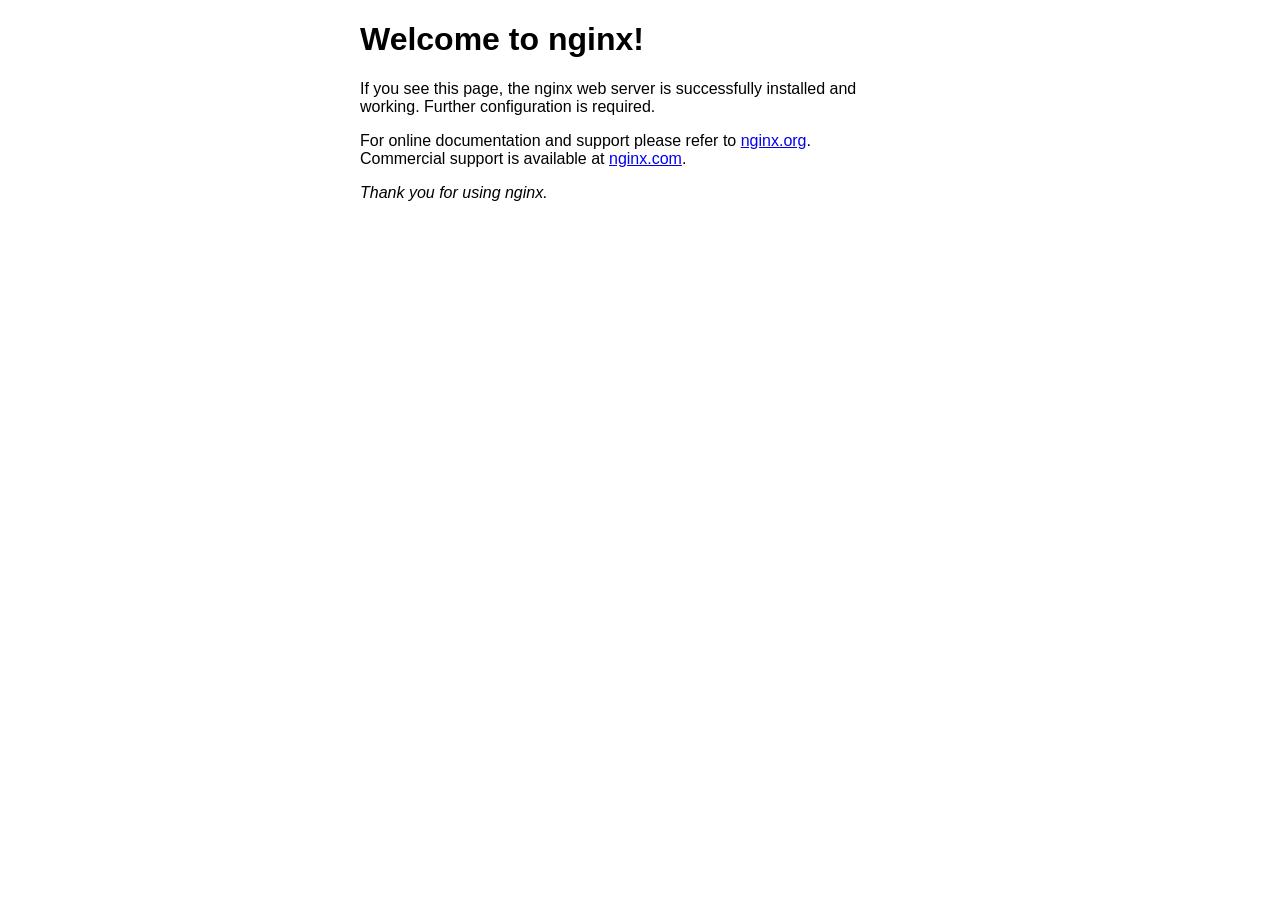
<file: index.nginx-debian.html>
<!DOCTYPE html>
<html>
<head>
<title>Welcome to nginx!</title>
<style>
    body {
        width: 35em;
        margin: 0 auto;
        font-family: Tahoma, Verdana, Arial, sans-serif;
    }
</style>
</head>
<body>
<h1>Welcome to nginx!</h1>
<p>If you see this page, the nginx web server is successfully installed and
working. Further configuration is required.</p>

<p>For online documentation and support please refer to
<a href="http://nginx.org/">nginx.org</a>.<br/>
Commercial support is available at
<a href="http://nginx.com/">nginx.com</a>.</p>

<p><em>Thank you for using nginx.</em></p>
</body>
</html>
</file>
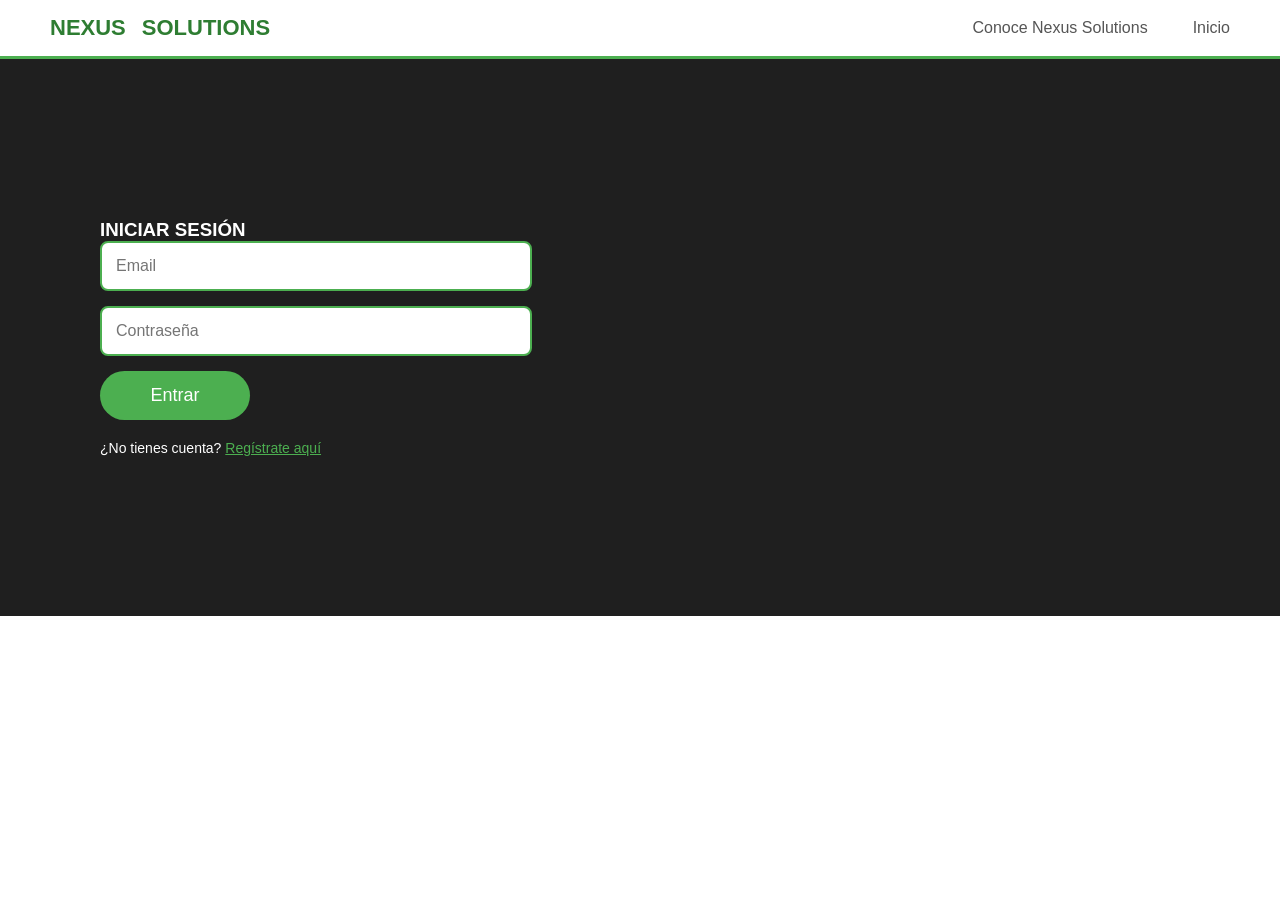
<file: frontend/landing.html>
<!DOCTYPE html>
<html lang="es">

<head>
    <meta charset="UTF-8">
    <meta name="viewport" content="width=device-width, initial-scale=1.0">
    <title>Nexus Solutions / BIN - Iniciar Sesión</title>
    <link rel="stylesheet" href="css/stylesIndex.css">
</head>

<body>
    <header class="navbar">
        <div class="brand">
            NEXUS <span style="color:#4CAF50;"></span> SOLUTIONS
        </div>
        <ul>
            <li>
                <a href="Nexus/Nexus.html" style="text-decoration:none; color:#555; margin-right:20px;">Conoce Nexus Solutions</a>
            </li>
            <li>
                <a href="index.html" style="text-decoration:none; color:#555;">Inicio</a>
            </li>
        </ul>
    </header>

    <!-- ===Lo verde, el logo y la imagen ==== -->

    <section class="registro">
        <!-- Formulario -->
        <div class="registro">
            <h3 id="titulo-form">INICIAR SESIÓN</h3>

            <form id="login-form" method="POST" action="login.php">
                <input type="email" name="email" placeholder="Email" required><br>
                <input type="password" name="password" placeholder="Contraseña" required><br>
                <button type="submit" class="registro">Entrar</button>
                <p style="margin-top:20px; font-size:14px;">
                    ¿No tienes cuenta? <a href="#" onclick="toggleForm('register')" style="color:#4CAF50;">Regístrate
                        aquí</a>
                </p>
            </form>

            <form id="registro-form" method="POST" action="registro.php" style="display:none;">
                <input type="text" name="nombre" placeholder="Nombre completo" required><br>
                <input type="email" name="email" placeholder="Email" required><br>
                <input type="password" name="password" placeholder="Contraseña" required><br>
                <button type="submit" class="registro">Crear Cuenta</button>
                <p style="margin-top:20px; font-size:14px;">
                    ¿Ya tienes cuenta? <a href="#" onclick="toggleForm('login')" style="color:#4CAF50;">Inicia sesión
                        aquí</a>
                </p>
            </form>
        </div>
    </section>

    <script>
        function toggleForm(type) {
            const loginForm = document.getElementById('login-form');
            const registroForm = document.getElementById('registro-form');
            const titulo = document.getElementById('titulo-form');

            if (type === 'register') {
                loginForm.style.display = 'none';
                registroForm.style.display = 'block';
                titulo.innerText = 'REGISTRO DE USUARIO';
            } else {
                loginForm.style.display = 'block';
                registroForm.style.display = 'none';
                titulo.innerText = 'INICIO DE SESIÓN';
            }
        }
    </script>

</body>

</html>
</file>
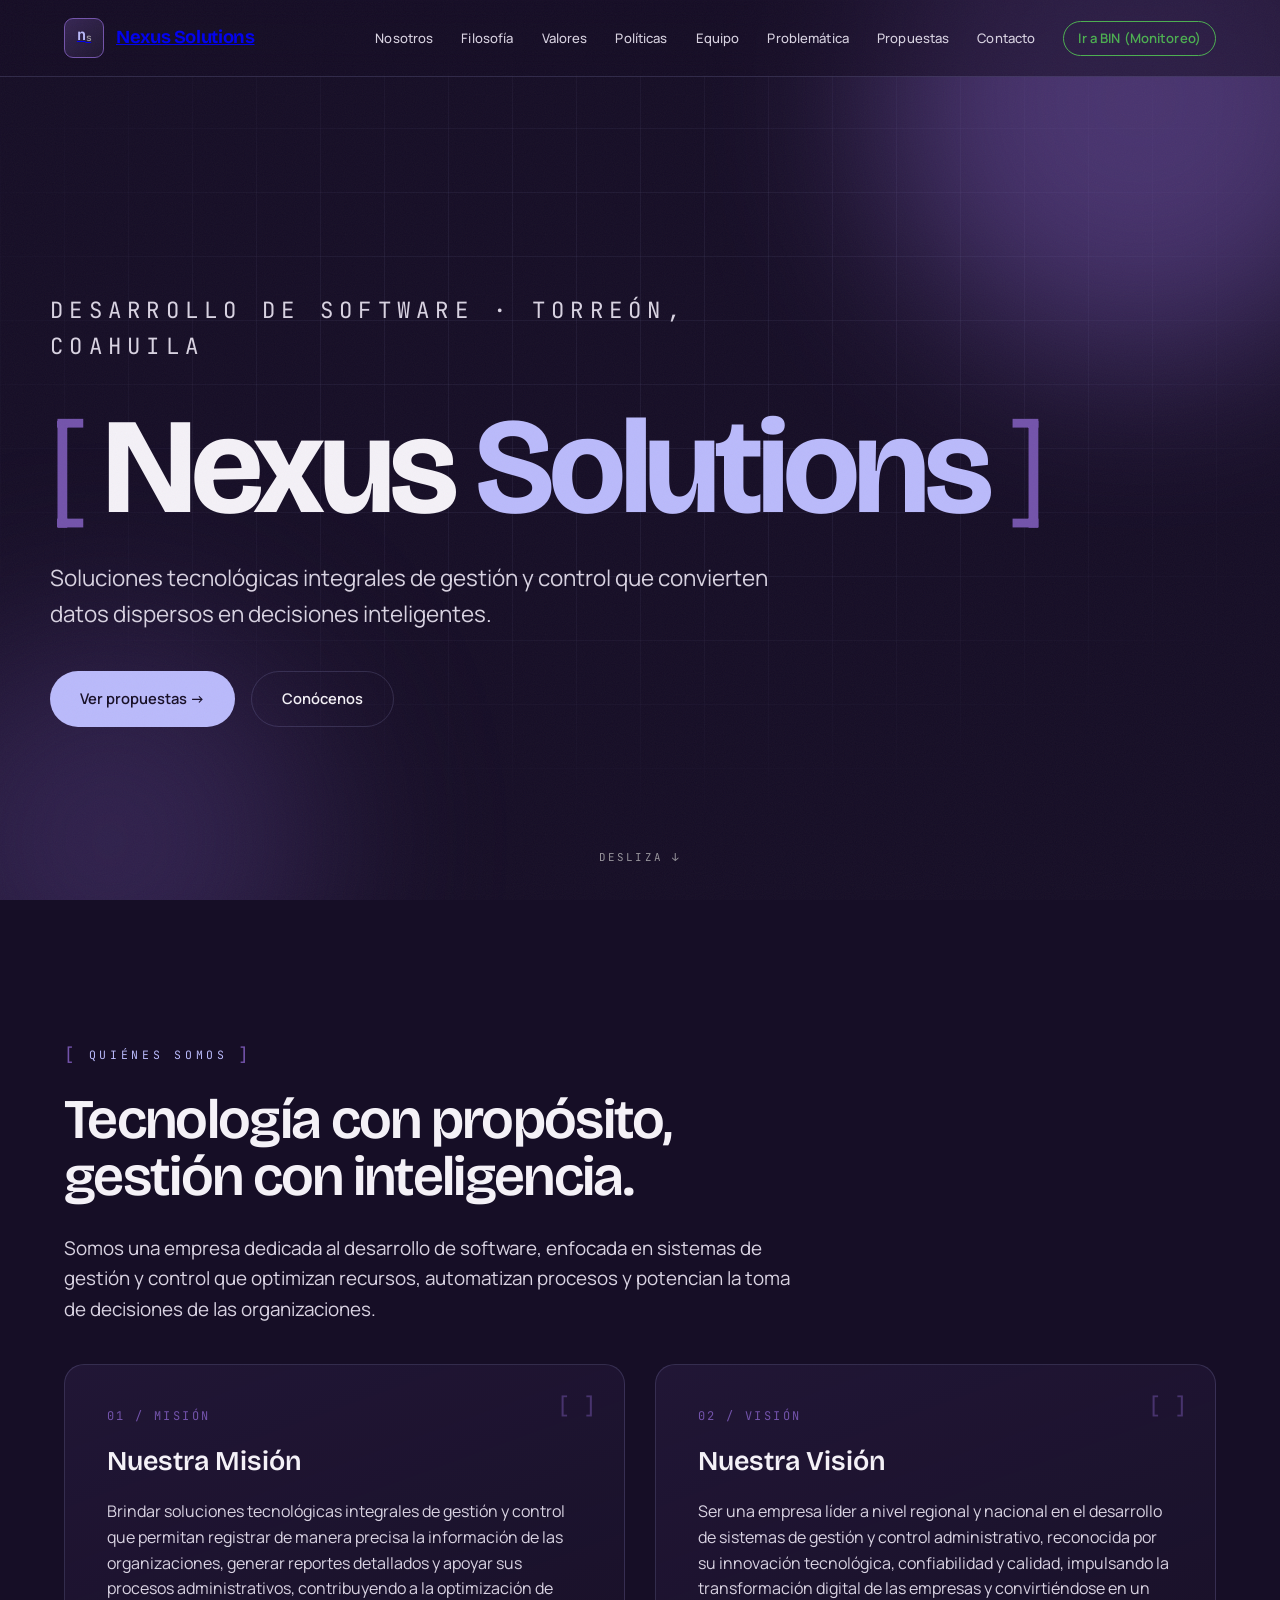
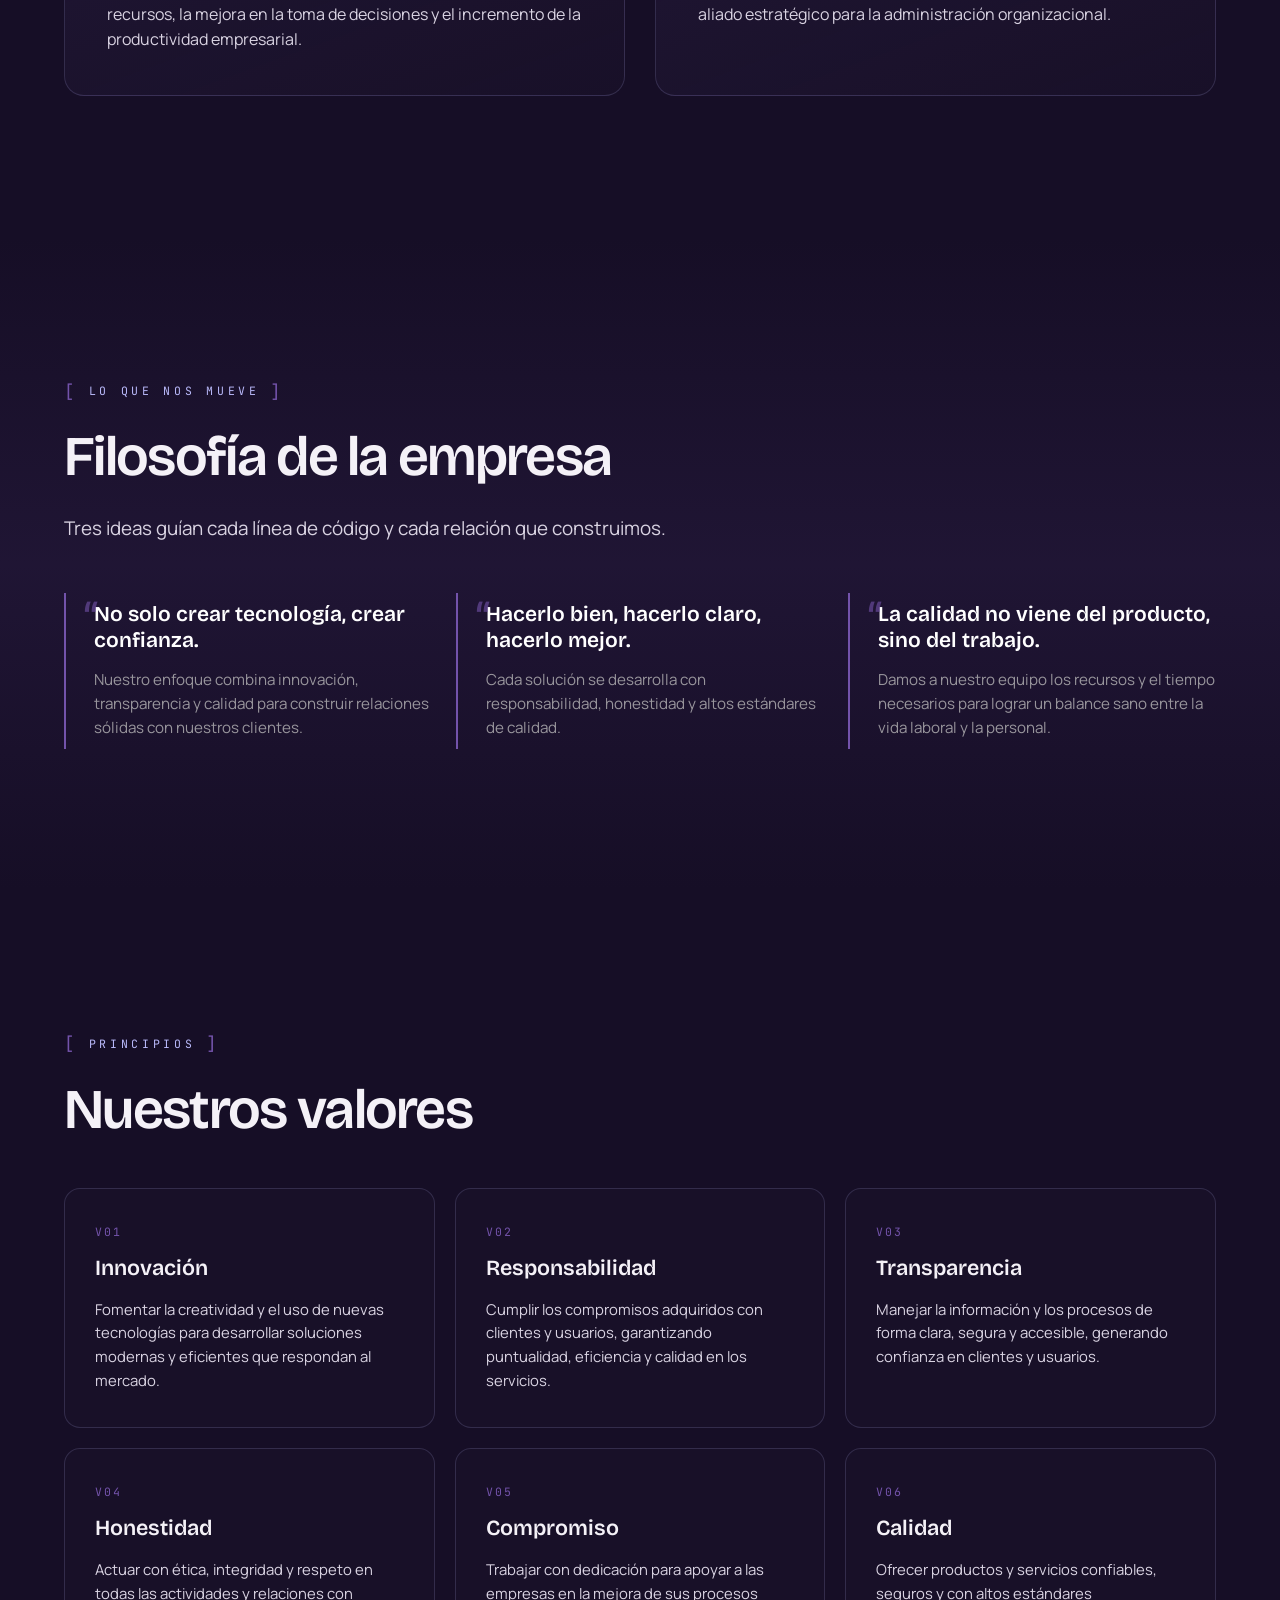
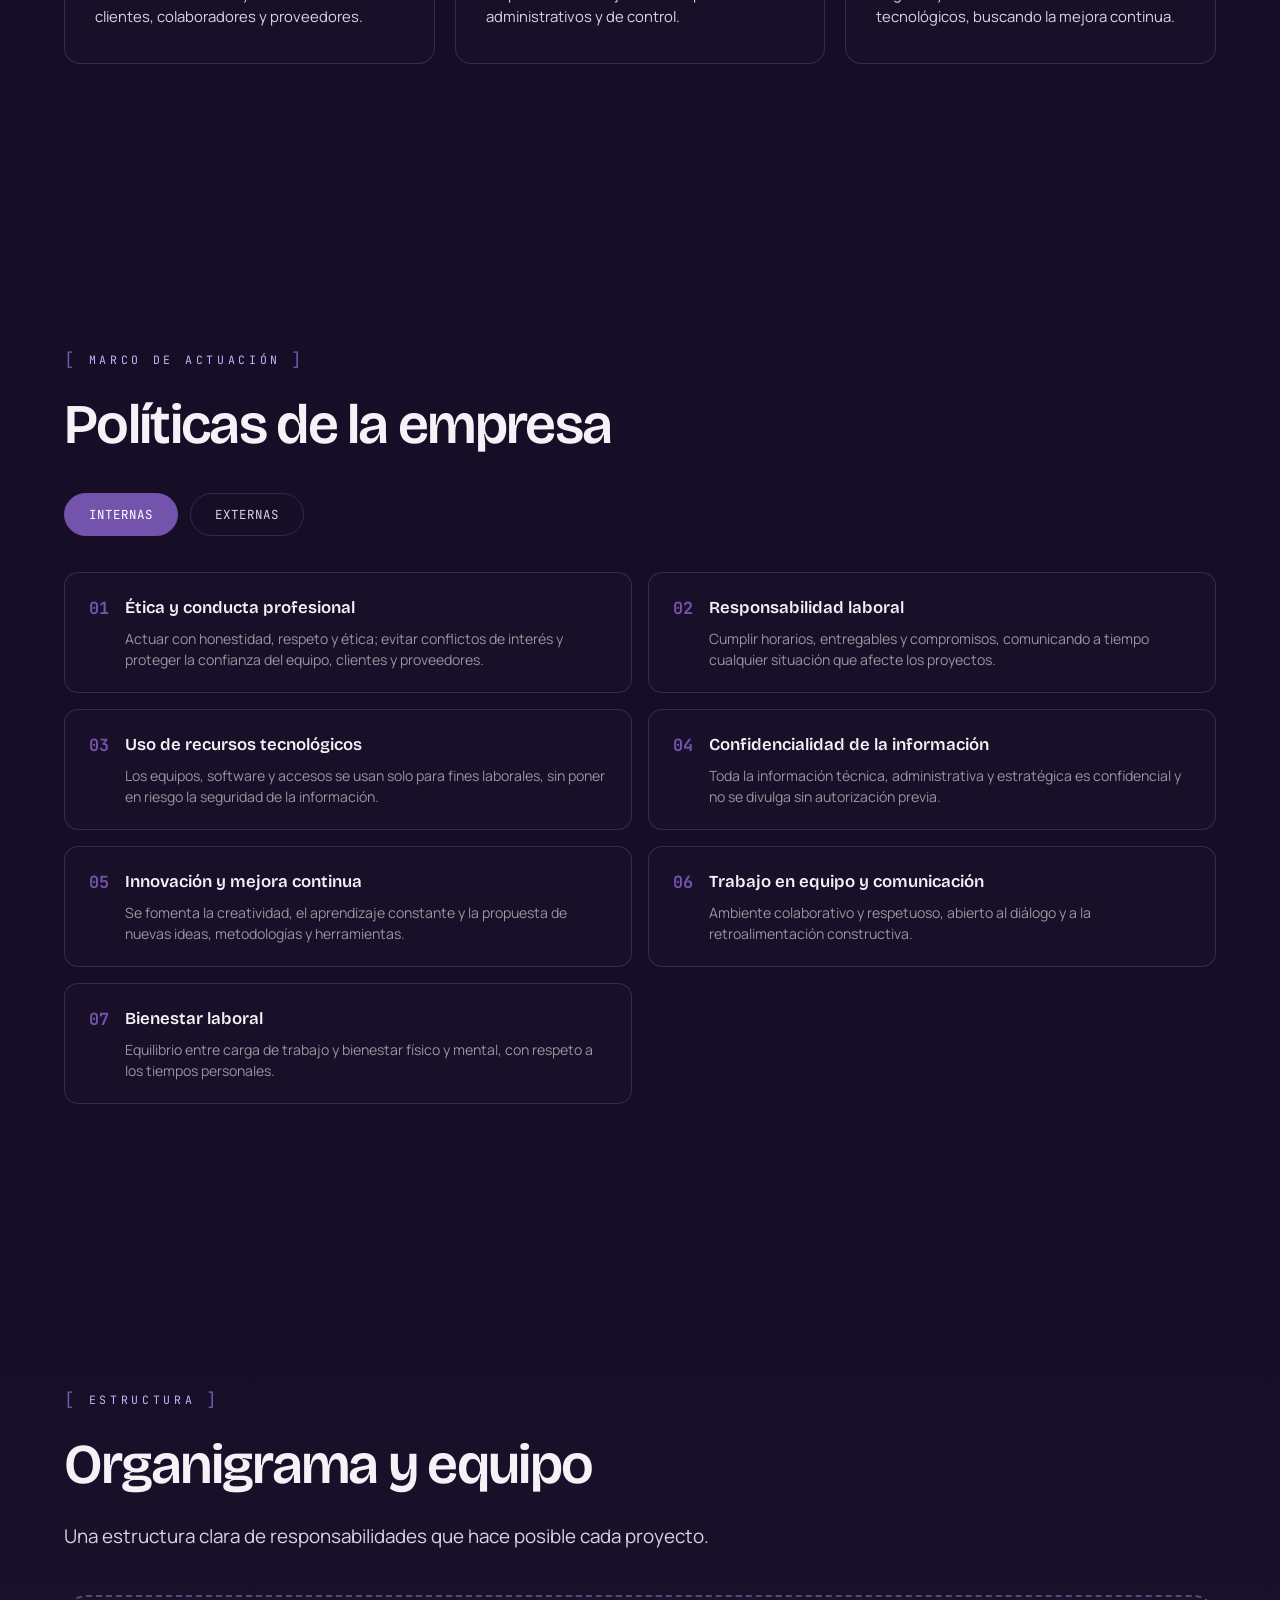
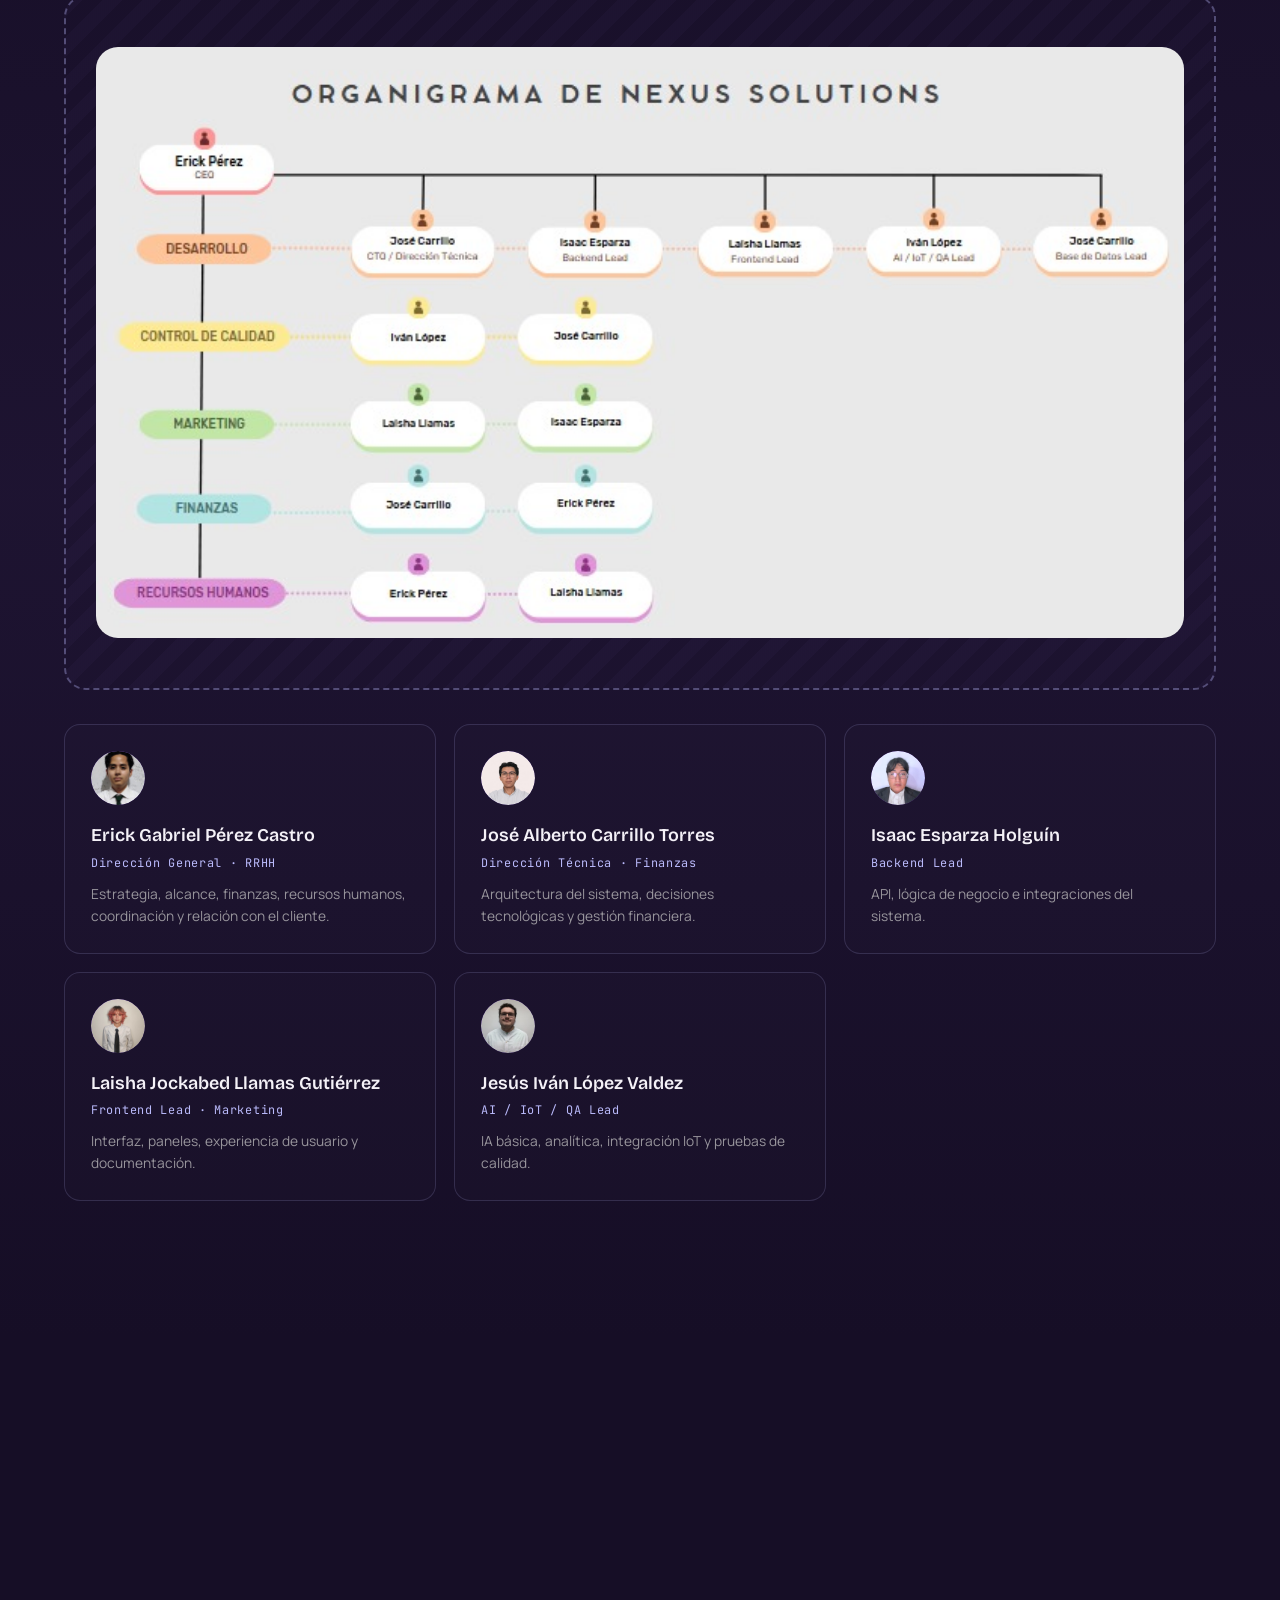
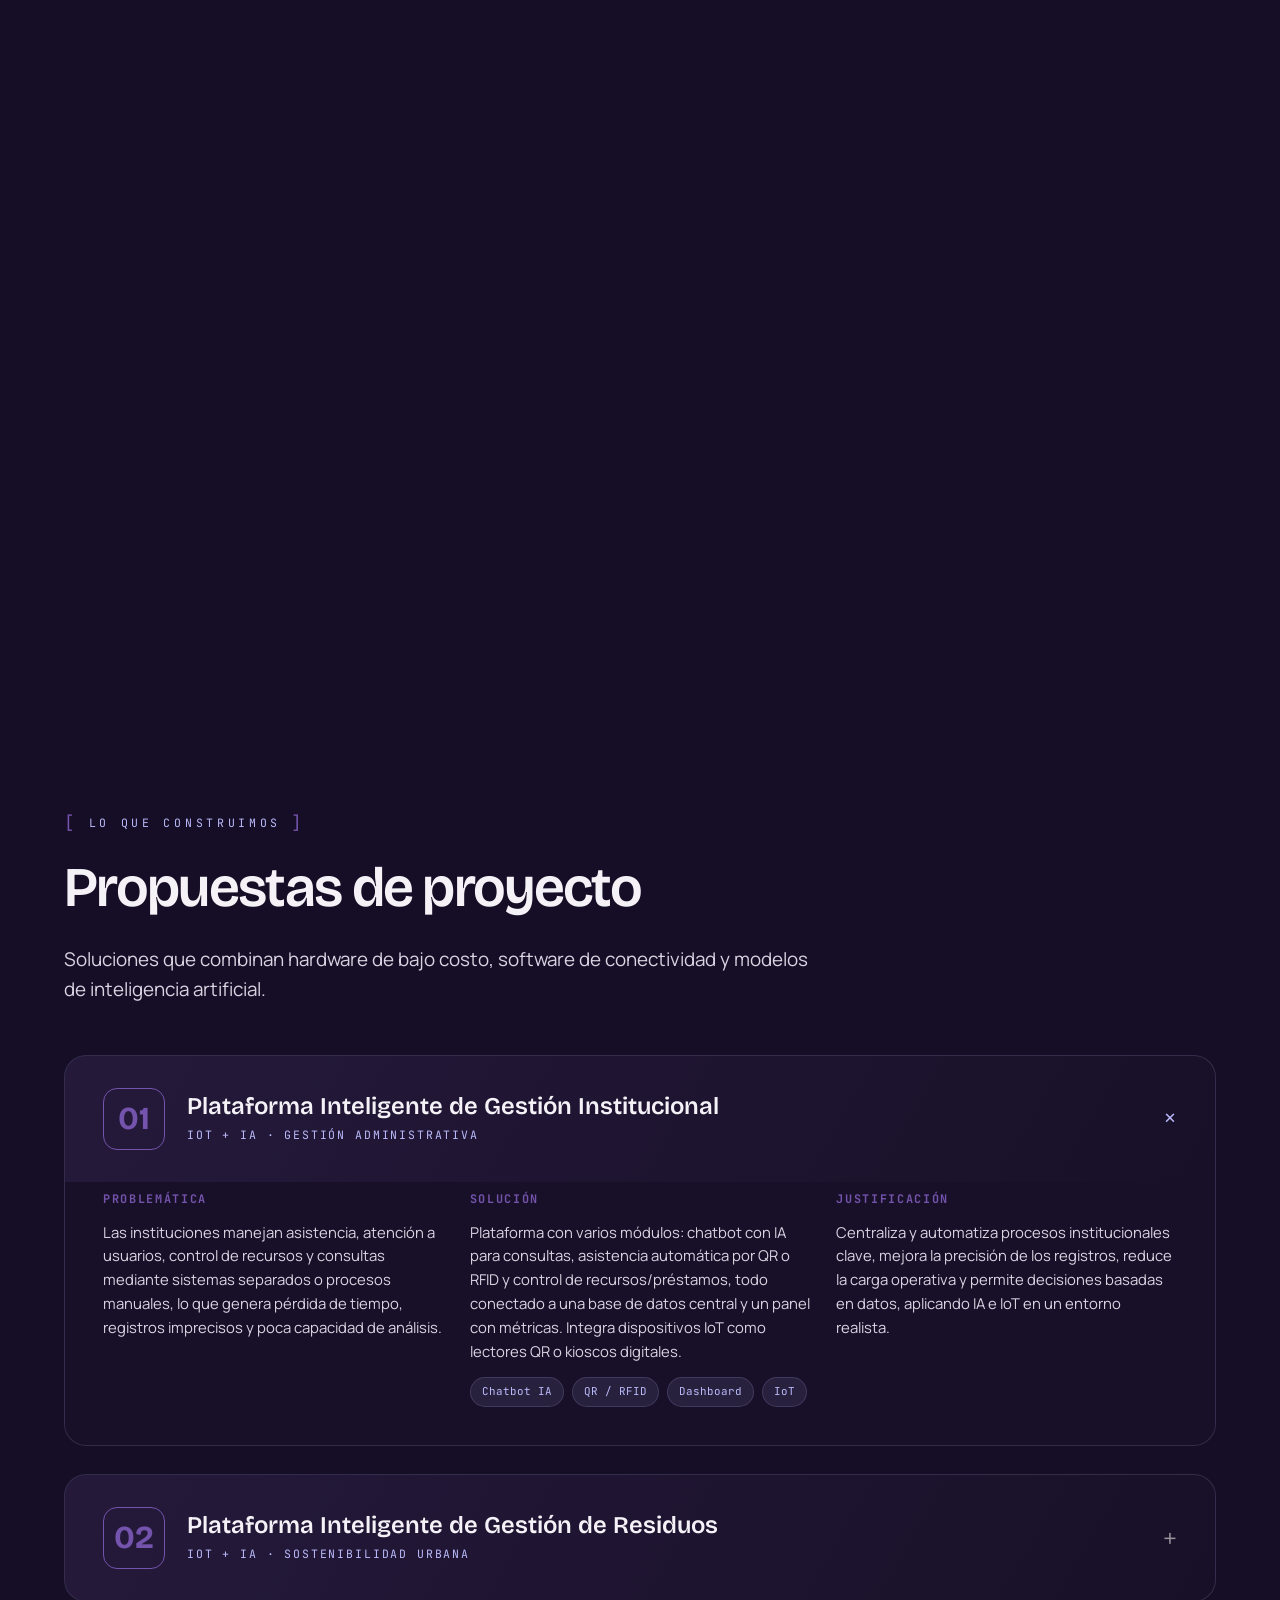
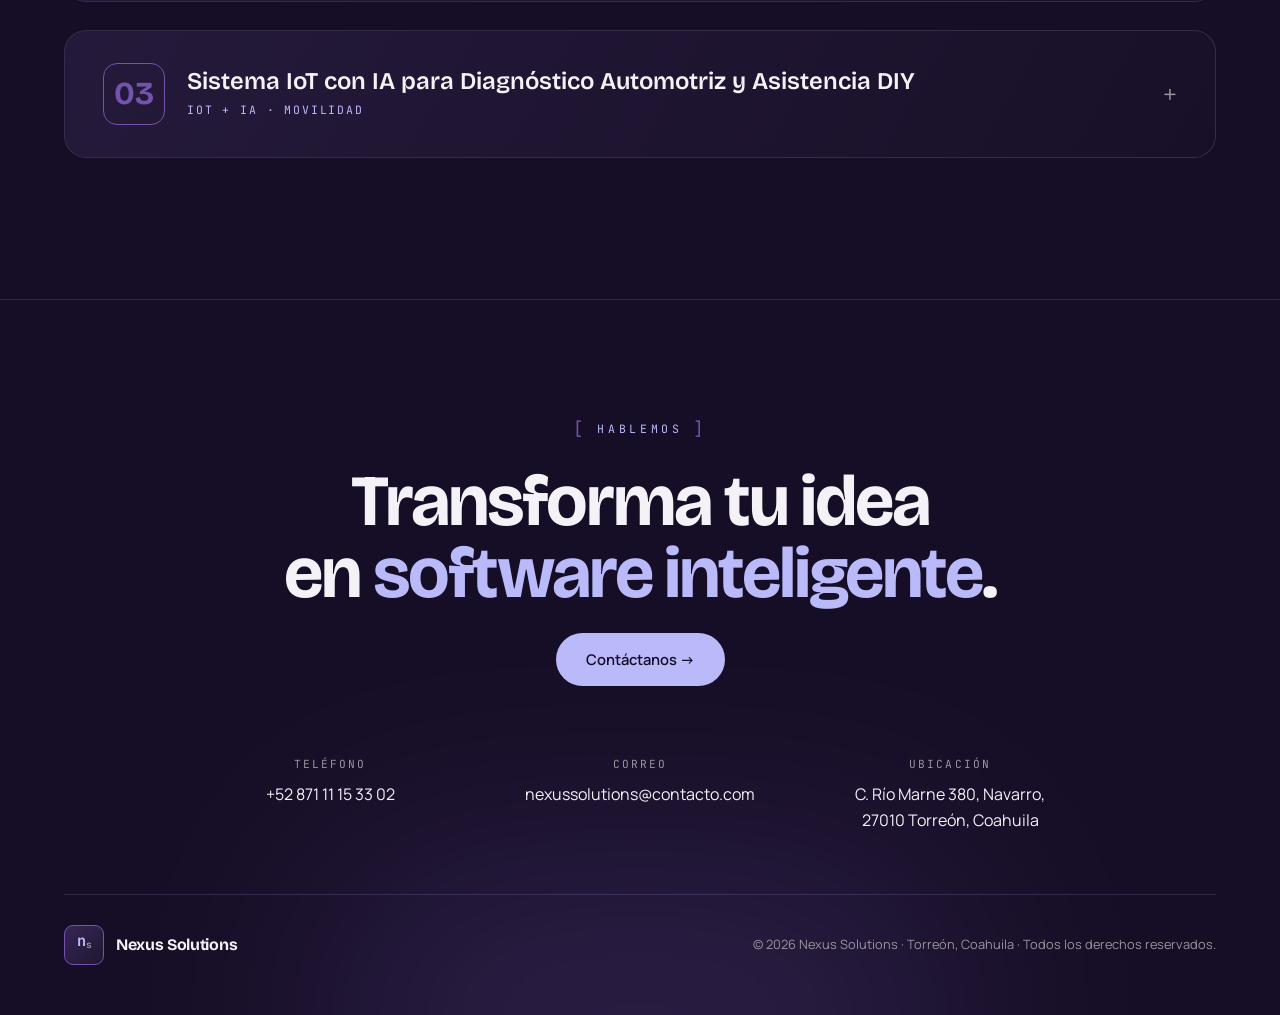
<file: frontend/Nexus/Nexus.html>
<!DOCTYPE html>
<html lang="es">
<head>
<meta charset="UTF-8">
<meta name="viewport" content="width=device-width, initial-scale=1.0">
<title>Nexus Solutions — Soluciones tecnológicas de gestión y control</title>
<link rel="preconnect" href="https://fonts.googleapis.com">
<link rel="preconnect" href="https://fonts.gstatic.com" crossorigin>
<link href="https://fonts.googleapis.com/css2?family=Bricolage+Grotesque:opsz,wght@12..96,300..800&family=Manrope:wght@400;500;600;700&family=JetBrains+Mono:wght@400;500;700&display=swap" rel="stylesheet">
<link rel="stylesheet" href="css/styles2.css">
<style>
  :root{
    --purple:#7353AB;
    --purple-deep:#3c2a5e;
    --purple-dark:#241738;
    --lavender:#BABAFB;
    --gray:#98959C;
    --ink:#160e26;
    --paper:#f4f1f7;
    --paper-dim:#d9d3e2;
    --line:rgba(186,186,251,.16);
    --display:'Bricolage Grotesque',sans-serif;
    --body:'Manrope',sans-serif;
    --mono:'JetBrains Mono',monospace;
  }
  *{margin:0;padding:0;box-sizing:border-box}
  html{scroll-behavior:smooth}
  body{
    font-family:var(--body);
    background:var(--ink);
    color:var(--paper);
    line-height:1.6;
    overflow-x:hidden;
    -webkit-font-smoothing:antialiased;
  }
  /* grain */
  body::after{
    content:"";position:fixed;inset:0;pointer-events:none;z-index:9999;opacity:.04;
    background-image:url("data:image/svg+xml,%3Csvg xmlns='http://www.w3.org/2000/svg' width='200' height='200'%3E%3Cfilter id='n'%3E%3CfeTurbulence type='fractalNoise' baseFrequency='.9' numOctaves='4'/%3E%3C/filter%3E%3Crect width='100%25' height='100%25' filter='url(%23n)'/%3E%3C/svg%3E");
  }
  ::selection{background:var(--lavender);color:var(--ink)}

  /* ---------- NAV ---------- */
  nav{
    position:fixed;top:0;left:0;right:0;z-index:1000;
    display:flex;align-items:center;justify-content:space-between;
    padding:18px clamp(20px,5vw,64px);
    background:rgba(22,14,38,.55);
    backdrop-filter:blur(14px);
    border-bottom:1px solid var(--line);
    transition:padding .3s ease;
  }
  .brand{display:flex;align-items:center;gap:12px;font-family:var(--display);font-weight:700;letter-spacing:-.02em;font-size:1.15rem}
  .logo-mark{
    display:inline-flex;align-items:center;justify-content:center;
    width:40px;height:40px;flex-shrink:0;
    font-family:var(--mono);font-weight:700;font-size:.95rem;
    color:var(--lavender);
    border:1.5px solid var(--purple);border-radius:9px;
    background:linear-gradient(140deg,rgba(115,83,171,.35),rgba(186,186,251,.05));
    position:relative;
  }
  .logo-mark span{transform:translateY(-3px)}
  .logo-mark sup{font-size:.6rem;color:var(--gray)}
  .nav-links{display:flex;gap:28px;align-items:center}
  .nav-links a{
    color:var(--paper-dim);text-decoration:none;font-size:.82rem;font-weight:500;
    letter-spacing:.01em;transition:color .2s;position:relative;
  }
  .nav-links a::after{content:"";position:absolute;left:0;bottom:-5px;width:0;height:1.5px;background:var(--lavender);transition:width .25s}
  .nav-links a:hover{color:var(--paper)}
  .nav-links a:hover::after{width:100%}
  .nav-links a.bin-link {
    color: #4CAF50 !important;
    border: 1.5px solid #4CAF50;
    padding: 6px 14px;
    border-radius: 20px;
    font-weight: 600;
  }
  .nav-links a.bin-link:hover {
    background: #4CAF50;
    color: #fff !important;
  }
  .nav-links a.bin-link::after {
    display: none;
  }
  .nav-toggle{display:none;background:none;border:none;color:var(--paper);cursor:pointer;flex-direction:column;gap:5px}
  .nav-toggle span{width:24px;height:2px;background:var(--paper);transition:.3s}

  /* ---------- LAYOUT ---------- */
  section{position:relative;padding:clamp(70px,11vw,150px) clamp(20px,5vw,64px)}
  .wrap{max-width:1180px;margin:0 auto}
  .eyebrow{
    font-family:var(--mono);font-size:.72rem;letter-spacing:.32em;text-transform:uppercase;
    color:var(--lavender);display:inline-flex;align-items:center;gap:10px;margin-bottom:22px;
  }
  .eyebrow::before{content:"[";color:var(--purple);font-size:1.1rem}
  .eyebrow::after{content:"]";color:var(--purple);font-size:1.1rem}
  h2.title{
    font-family:var(--display);font-weight:600;letter-spacing:-.03em;line-height:1.02;
    font-size:clamp(2rem,5vw,3.5rem);margin-bottom:28px;
  }
  .lead{font-size:clamp(1rem,1.5vw,1.18rem);color:var(--paper-dim);max-width:62ch}

  /* reveal */
  .reveal{opacity:0;transform:translateY(34px);transition:opacity .8s cubic-bezier(.2,.7,.2,1),transform .8s cubic-bezier(.2,.7,.2,1)}
  .reveal.in{opacity:1;transform:none}

  /* ---------- HERO ---------- */
  .hero{
    min-height:100vh;display:flex;flex-direction:column;justify-content:center;
    padding-top:120px;position:relative;overflow:hidden;
  }
  .hero-glow{
    position:absolute;border-radius:50%;filter:blur(90px);opacity:.55;z-index:0;
  }
  .g1{width:520px;height:520px;background:var(--purple);top:-160px;right:-120px}
  .g2{width:420px;height:420px;background:var(--purple-deep);bottom:-150px;left:-100px;opacity:.7}
  .hero-grid{
    position:absolute;inset:0;z-index:0;opacity:.4;
    background-image:linear-gradient(var(--line) 1px,transparent 1px),linear-gradient(90deg,var(--line) 1px,transparent 1px);
    background-size:64px 64px;
    mask-image:radial-gradient(ellipse 80% 70% at 50% 40%,#000 30%,transparent 75%);
  }
  .hero-inner{position:relative;z-index:2;max-width:1180px;margin:0 auto;width:100%}
  .hero-tag{font-family:var(--mono);font-size:.78rem;letter-spacing:.28em;text-transform:uppercase;color:var(--lavender);margin-bottom:26px}
  .hero h1{
    font-family:var(--display);font-weight:700;letter-spacing:-.04em;line-height:.92;
    font-size:clamp(3.2rem,11vw,8.5rem);margin-bottom:30px;
  }
  .hero h1 .br{color:var(--purple);font-weight:300}
  .hero h1 em{font-style:normal;color:var(--lavender)}
  .hero p{font-size:clamp(1.05rem,1.8vw,1.4rem);color:var(--paper-dim);max-width:54ch;margin-bottom:40px}
  .cta-row{display:flex;gap:16px;flex-wrap:wrap}
  .btn{
    font-family:var(--body);font-weight:600;font-size:.92rem;text-decoration:none;
    padding:15px 30px;border-radius:50px;transition:.25s;display:inline-flex;align-items:center;gap:9px;
  }
  .btn-primary{background:var(--lavender);color:var(--ink)}
  .btn-primary:hover{background:#fff;transform:translateY(-2px)}
  .btn-ghost{border:1.5px solid var(--line);color:var(--paper)}
  .btn-ghost:hover{border-color:var(--lavender);background:rgba(186,186,251,.07)}
  .scroll-hint{position:absolute;bottom:34px;left:50%;transform:translateX(-50%);font-family:var(--mono);font-size:.68rem;letter-spacing:.2em;color:var(--gray);text-transform:uppercase;z-index:2;animation:bob 2.4s ease-in-out infinite}
  @keyframes bob{50%{transform:translate(-50%,8px)}}

  /* ---------- MISIÓN / VISIÓN ---------- */
  .mv-grid{display:grid;grid-template-columns:1fr 1fr;gap:30px;margin-top:40px}
  .mv-card{
    border:1px solid var(--line);border-radius:20px;padding:42px;position:relative;overflow:hidden;
    background:linear-gradient(160deg,rgba(115,83,171,.12),rgba(255,255,255,.01));
    transition:.35s;
  }
  .mv-card:hover{transform:translateY(-5px);border-color:rgba(186,186,251,.4)}
  .mv-card .num{font-family:var(--mono);font-size:.75rem;color:var(--purple);letter-spacing:.2em}
  .mv-card h3{font-family:var(--display);font-size:1.7rem;font-weight:600;margin:14px 0 16px}
  .mv-card p{color:var(--paper-dim);font-size:1rem}
  .mv-card .corner{position:absolute;top:24px;right:28px;font-family:var(--mono);color:var(--purple);font-size:1.4rem;opacity:.5}

  /* ---------- FILOSOFÍA ---------- */
  #filosofia{background:linear-gradient(180deg,transparent,rgba(60,42,94,.25),transparent)}
  .phil-grid{display:grid;grid-template-columns:repeat(3,1fr);gap:24px;margin-top:50px}
  .phil{
    border-left:2px solid var(--purple);padding:8px 0 8px 28px;position:relative;transition:.3s;
  }
  .phil:hover{border-color:var(--lavender)}
  .phil .q{font-family:var(--display);font-size:1.32rem;font-weight:600;line-height:1.25;margin-bottom:14px;color:#fff}
  .phil p{color:var(--gray);font-size:.95rem}
  .phil .mark{font-family:var(--display);font-size:3rem;color:var(--purple);line-height:.5;opacity:.6;position:absolute;top:14px;left:18px}

  /* ---------- VALORES ---------- */
  .val-grid{display:grid;grid-template-columns:repeat(3,1fr);gap:20px;margin-top:50px}
  .val{
    padding:34px 30px;border:1px solid var(--line);border-radius:16px;transition:.3s;position:relative;overflow:hidden;
    background:rgba(255,255,255,.012);
  }
  .val::before{content:"";position:absolute;inset:0;background:radial-gradient(circle at 0% 0%,rgba(115,83,171,.25),transparent 60%);opacity:0;transition:.35s}
  .val:hover{transform:translateY(-4px);border-color:rgba(186,186,251,.35)}
  .val:hover::before{opacity:1}
  .val .vn{font-family:var(--mono);font-size:.72rem;color:var(--purple);letter-spacing:.18em}
  .val h4{font-family:var(--display);font-size:1.35rem;font-weight:600;margin:10px 0 12px;position:relative}
  .val p{color:var(--paper-dim);font-size:.93rem;position:relative}

  /* ---------- POLÍTICAS ---------- */
  .pol-tabs{display:flex;gap:12px;margin:40px 0 36px;flex-wrap:wrap}
  .pol-tab{
    font-family:var(--mono);font-size:.78rem;letter-spacing:.08em;text-transform:uppercase;
    padding:12px 24px;border-radius:50px;border:1px solid var(--line);background:none;color:var(--paper-dim);
    cursor:pointer;transition:.25s;
  }
  .pol-tab.active{background:var(--purple);color:#fff;border-color:var(--purple)}
  .pol-panel{display:none;grid-template-columns:1fr 1fr;gap:16px}
  .pol-panel.active{display:grid}
  .pol-item{
    display:flex;gap:16px;padding:22px 24px;border:1px solid var(--line);border-radius:14px;transition:.3s;
    background:rgba(255,255,255,.012);align-items:flex-start;
  }
  .pol-item:hover{border-color:rgba(186,186,251,.35);transform:translateX(4px)}
  .pol-item .idx{font-family:var(--mono);font-weight:700;color:var(--purple);font-size:1.05rem;flex-shrink:0}
  .pol-item h5{font-family:var(--display);font-size:1.05rem;font-weight:600;margin-bottom:6px}
  .pol-item p{color:var(--gray);font-size:.88rem;line-height:1.5}

  /* ---------- ORGANIGRAMA ---------- */
  #equipo{background:linear-gradient(180deg,transparent,rgba(60,42,94,.2),transparent)}
  .org-photo{
    margin-top:44px;border:2px dashed rgba(186,186,251,.35);border-radius:22px;
    min-height:340px;display:flex;flex-direction:column;align-items:center;justify-content:center;
    gap:14px;text-align:center;padding:50px 30px;
    background:repeating-linear-gradient(135deg,rgba(115,83,171,.05),rgba(115,83,171,.05) 14px,transparent 14px,transparent 28px);
    transition:.3s;
  }
  .org-photo:hover{border-color:var(--lavender);background:rgba(115,83,171,.08)}
  .org-photo .ic{font-size:2.6rem;opacity:.6}
  .org-photo .t{font-family:var(--display);font-size:1.4rem;font-weight:600}
  .org-photo .s{font-family:var(--mono);font-size:.75rem;color:var(--gray);letter-spacing:.12em;max-width:48ch}
  .org-photo code{background:rgba(186,186,251,.12);padding:2px 8px;border-radius:5px;color:var(--lavender)}
  .roles{display:grid;grid-template-columns:repeat(3,1fr);gap:18px;margin-top:34px}
  .role{padding:26px;border:1px solid var(--line);border-radius:16px;transition:.3s;background:rgba(255,255,255,.012)}
  .role:hover{transform:translateY(-4px);border-color:rgba(186,186,251,.35)}
  .role .avatar{
    width:54px;height:54px;border-radius:50%;margin-bottom:16px;display:flex;align-items:center;justify-content:center;
    font-family:var(--display);font-weight:700;font-size:1.2rem;color:#fff;
    background:linear-gradient(140deg,var(--purple),var(--purple-deep));
  }
  .role h5{font-family:var(--display);font-size:1.12rem;font-weight:600}
  .role .pos{font-family:var(--mono);font-size:.74rem;color:var(--lavender);letter-spacing:.06em;margin:4px 0 10px}
  .role p{color:var(--gray);font-size:.86rem}

  /* ---------- PROBLEMÁTICA ---------- */
  .prob-wrap{display:grid;grid-template-columns:.9fr 1.1fr;gap:50px;align-items:center;margin-top:30px}
  .prob-visual{
    border:1px solid var(--line);border-radius:22px;padding:44px;position:relative;overflow:hidden;
    background:linear-gradient(160deg,rgba(115,83,171,.18),transparent);
  }
  .prob-stat{margin-bottom:30px}
  .prob-stat:last-child{margin-bottom:0}
  .prob-stat .big{font-family:var(--display);font-size:2.6rem;font-weight:700;color:var(--lavender);line-height:1}
  .prob-stat .lbl{font-size:.9rem;color:var(--gray);margin-top:6px}
  .prob-list{list-style:none;margin-top:24px}
  .prob-list li{padding:14px 0;border-bottom:1px solid var(--line);display:flex;gap:14px;color:var(--paper-dim);font-size:.97rem}
  .prob-list li::before{content:"→";color:var(--purple);font-family:var(--mono);flex-shrink:0}

  /* ---------- PROPUESTAS ---------- */
  .prop-stack{display:flex;flex-direction:column;gap:28px;margin-top:50px}
  .prop{
    border:1px solid var(--line);border-radius:22px;overflow:hidden;transition:.35s;
    background:rgba(255,255,255,.012);
  }
  .prop:hover{border-color:rgba(186,186,251,.4)}
  .prop-head{
    display:flex;align-items:center;gap:22px;padding:32px 38px;cursor:pointer;
    background:linear-gradient(120deg,rgba(115,83,171,.14),transparent);
  }
  .prop-head .pidx{
    font-family:var(--display);font-weight:700;font-size:2rem;color:var(--purple);flex-shrink:0;
    width:62px;height:62px;border:1.5px solid var(--purple);border-radius:14px;
    display:flex;align-items:center;justify-content:center;
  }
  .prop-head .ph-txt{flex:1}
  .prop-head h3{font-family:var(--display);font-size:1.5rem;font-weight:600;line-height:1.1}
  .prop-head .ph-tag{font-family:var(--mono);font-size:.72rem;letter-spacing:.16em;color:var(--lavender);text-transform:uppercase;margin-top:6px}
  .prop-head .chev{font-size:1.5rem;color:var(--gray);transition:.3s}
  .prop.open .chev{transform:rotate(45deg);color:var(--lavender)}
  .prop-body{max-height:0;overflow:hidden;transition:max-height .5s ease}
  .prop.open .prop-body{max-height:900px}
  .prop-inner{padding:8px 38px 38px;display:grid;grid-template-columns:repeat(3,1fr);gap:26px}
  .prop-col h6{font-family:var(--mono);font-size:.74rem;letter-spacing:.14em;text-transform:uppercase;color:var(--purple);margin-bottom:12px}
  .prop-col p{color:var(--paper-dim);font-size:.93rem;line-height:1.6}
  .prop-tags{display:flex;flex-wrap:wrap;gap:8px;margin-top:14px}
  .prop-tags span{font-family:var(--mono);font-size:.68rem;padding:5px 11px;border-radius:50px;background:rgba(186,186,251,.1);color:var(--lavender);border:1px solid var(--line)}

  /* ---------- CONTACTO / FOOTER ---------- */
  footer{padding:clamp(70px,9vw,120px) clamp(20px,5vw,64px) 50px;border-top:1px solid var(--line);position:relative;overflow:hidden}
  .foot-glow{position:absolute;width:600px;height:300px;background:var(--purple);filter:blur(120px);opacity:.25;bottom:-150px;left:50%;transform:translateX(-50%)}
  .foot-cta{text-align:center;position:relative;z-index:2;margin-bottom:70px}
  .foot-cta h2{font-family:var(--display);font-size:clamp(2.2rem,6vw,4.5rem);font-weight:700;letter-spacing:-.03em;line-height:1;margin-bottom:24px}
  .foot-cta h2 em{font-style:normal;color:var(--lavender)}
  .foot-info{display:grid;grid-template-columns:repeat(3,1fr);gap:30px;max-width:900px;margin:0 auto 60px;position:relative;z-index:2}
  .foot-info .fi{text-align:center}
  .foot-info .fi .k{font-family:var(--mono);font-size:.7rem;letter-spacing:.18em;text-transform:uppercase;color:var(--gray);margin-bottom:8px}
  .foot-info .fi .v{font-size:1rem;color:var(--paper)}
  .foot-bottom{display:flex;justify-content:space-between;align-items:center;flex-wrap:wrap;gap:16px;position:relative;z-index:2;border-top:1px solid var(--line);padding-top:30px}
  .foot-bottom .brand{font-size:1rem}
  .foot-bottom p{font-size:.8rem;color:var(--gray)}

  /* ---------- RESPONSIVE ---------- */
  @media(max-width:860px){
    .nav-links{
      position:fixed;top:73px;right:0;bottom:0;width:min(78vw,320px);flex-direction:column;align-items:flex-start;
      gap:8px;padding:34px 30px;background:rgba(22,14,38,.97);backdrop-filter:blur(20px);
      transform:translateX(100%);transition:transform .35s ease;border-left:1px solid var(--line);
    }
    .nav-links.open{transform:none}
    .nav-links a{font-size:1.05rem;padding:8px 0}
    .nav-toggle{display:flex}
    .nav-toggle.active span:nth-child(1){transform:translateY(7px) rotate(45deg)}
    .nav-toggle.active span:nth-child(2){opacity:0}
    .nav-toggle.active span:nth-child(3){transform:translateY(-7px) rotate(-45deg)}
    .mv-grid,.phil-grid,.val-grid,.pol-panel.active,.roles,.prob-wrap,.prop-inner,.foot-info{grid-template-columns:1fr}
    .prop-head{padding:24px 22px;gap:16px}
    .prop-inner{padding:8px 22px 30px}
    .prop-head h3{font-size:1.25rem}
  }
  @media(max-width:560px){
    .phil-grid,.roles{grid-template-columns:1fr}
    .hero h1{font-size:clamp(2.6rem,15vw,4rem)}
  }
</style>
</head>
<body>

<!-- NAV -->
<nav>
  <a href="#hero" class="brand"><span class="logo-mark"><span>n</span><sup>s</sup></span> Nexus Solutions</a>
  <div class="nav-links" id="navLinks">
    <a href="#nosotros">Nosotros</a>
    <a href="#filosofia">Filosofía</a>
    <a href="#valores">Valores</a>
    <a href="#politicas">Políticas</a>
    <a href="#equipo">Equipo</a>
    <a href="#problematica">Problemática</a>
    <a href="#propuestas">Propuestas</a>
    <a href="#contacto">Contacto</a>
    <a href="../index.html" class="bin-link">Ir a BIN (Monitoreo)</a>
  </div>
  <button class="nav-toggle" id="navToggle" aria-label="Menú"><span></span><span></span><span></span></button>
</nav>

<!-- HERO -->
<header class="hero" id="hero">
  <div class="hero-glow g1"></div>
  <div class="hero-glow g2"></div>
  <div class="hero-grid"></div>
  <div class="hero-inner">
    <p class="hero-tag reveal">Desarrollo de software · Torreón, Coahuila</p>
    <h1 class="reveal"><span class="br">[</span> Nexus <em>Solutions</em> <span class="br">]</span></h1>
    <p class="reveal">Soluciones tecnológicas integrales de gestión y control que convierten datos dispersos en decisiones inteligentes.</p>
    <div class="cta-row reveal">
      <a href="#propuestas" class="btn btn-primary">Ver propuestas →</a>
      <a href="#nosotros" class="btn btn-ghost">Conócenos</a>
    </div>
  </div>
  <div class="scroll-hint">Desliza ↓</div>
</header>

<!-- NOSOTROS / MISIÓN-VISIÓN -->
<section id="nosotros">
  <div class="wrap">
    <span class="eyebrow reveal">Quiénes somos</span>
    <h2 class="title reveal">Tecnología con propósito,<br>gestión con inteligencia.</h2>
    <p class="lead reveal">Somos una empresa dedicada al desarrollo de software, enfocada en sistemas de gestión y control que optimizan recursos, automatizan procesos y potencian la toma de decisiones de las organizaciones.</p>
    <div class="mv-grid">
      <div class="mv-card reveal">
        <span class="corner">[ ]</span>
        <div class="num">01 / MISIÓN</div>
        <h3>Nuestra Misión</h3>
        <p>Brindar soluciones tecnológicas integrales de gestión y control que permitan registrar de manera precisa la información de las organizaciones, generar reportes detallados y apoyar sus procesos administrativos, contribuyendo a la optimización de recursos, la mejora en la toma de decisiones y el incremento de la productividad empresarial.</p>
      </div>
      <div class="mv-card reveal">
        <span class="corner">[ ]</span>
        <div class="num">02 / VISIÓN</div>
        <h3>Nuestra Visión</h3>
        <p>Ser una empresa líder a nivel regional y nacional en el desarrollo de sistemas de gestión y control administrativo, reconocida por su innovación tecnológica, confiabilidad y calidad, impulsando la transformación digital de las empresas y convirtiéndose en un aliado estratégico para la administración organizacional.</p>
      </div>
    </div>
  </div>
</section>

<!-- FILOSOFÍA -->
<section id="filosofia">
  <div class="wrap">
    <span class="eyebrow reveal">Lo que nos mueve</span>
    <h2 class="title reveal">Filosofía de la empresa</h2>
    <p class="lead reveal">Tres ideas guían cada línea de código y cada relación que construimos.</p>
    <div class="phil-grid">
      <div class="phil reveal">
        <span class="mark">“</span>
        <div class="q">No solo crear tecnología, crear confianza.</div>
        <p>Nuestro enfoque combina innovación, transparencia y calidad para construir relaciones sólidas con nuestros clientes.</p>
      </div>
      <div class="phil reveal">
        <span class="mark">“</span>
        <div class="q">Hacerlo bien, hacerlo claro, hacerlo mejor.</div>
        <p>Cada solución se desarrolla con responsabilidad, honestidad y altos estándares de calidad.</p>
      </div>
      <div class="phil reveal">
        <span class="mark">“</span>
        <div class="q">La calidad no viene del producto, sino del trabajo.</div>
        <p>Damos a nuestro equipo los recursos y el tiempo necesarios para lograr un balance sano entre la vida laboral y la personal.</p>
      </div>
    </div>
  </div>
</section>

<!-- VALORES -->
<section id="valores">
  <div class="wrap">
    <span class="eyebrow reveal">Principios</span>
    <h2 class="title reveal">Nuestros valores</h2>
    <div class="val-grid">
      <div class="val reveal"><div class="vn">V01</div><h4>Innovación</h4><p>Fomentar la creatividad y el uso de nuevas tecnologías para desarrollar soluciones modernas y eficientes que respondan al mercado.</p></div>
      <div class="val reveal"><div class="vn">V02</div><h4>Responsabilidad</h4><p>Cumplir los compromisos adquiridos con clientes y usuarios, garantizando puntualidad, eficiencia y calidad en los servicios.</p></div>
      <div class="val reveal"><div class="vn">V03</div><h4>Transparencia</h4><p>Manejar la información y los procesos de forma clara, segura y accesible, generando confianza en clientes y usuarios.</p></div>
      <div class="val reveal"><div class="vn">V04</div><h4>Honestidad</h4><p>Actuar con ética, integridad y respeto en todas las actividades y relaciones con clientes, colaboradores y proveedores.</p></div>
      <div class="val reveal"><div class="vn">V05</div><h4>Compromiso</h4><p>Trabajar con dedicación para apoyar a las empresas en la mejora de sus procesos administrativos y de control.</p></div>
      <div class="val reveal"><div class="vn">V06</div><h4>Calidad</h4><p>Ofrecer productos y servicios confiables, seguros y con altos estándares tecnológicos, buscando la mejora continua.</p></div>
    </div>
  </div>
</section>

<!-- POLÍTICAS -->
<section id="politicas">
  <div class="wrap">
    <span class="eyebrow reveal">Marco de actuación</span>
    <h2 class="title reveal">Políticas de la empresa</h2>
    <div class="pol-tabs reveal">
      <button class="pol-tab active" data-panel="internas">Internas</button>
      <button class="pol-tab" data-panel="externas">Externas</button>
    </div>
    <div class="pol-panel active" id="internas">
      <div class="pol-item reveal"><span class="idx">01</span><div><h5>Ética y conducta profesional</h5><p>Actuar con honestidad, respeto y ética; evitar conflictos de interés y proteger la confianza del equipo, clientes y proveedores.</p></div></div>
      <div class="pol-item reveal"><span class="idx">02</span><div><h5>Responsabilidad laboral</h5><p>Cumplir horarios, entregables y compromisos, comunicando a tiempo cualquier situación que afecte los proyectos.</p></div></div>
      <div class="pol-item reveal"><span class="idx">03</span><div><h5>Uso de recursos tecnológicos</h5><p>Los equipos, software y accesos se usan solo para fines laborales, sin poner en riesgo la seguridad de la información.</p></div></div>
      <div class="pol-item reveal"><span class="idx">04</span><div><h5>Confidencialidad de la información</h5><p>Toda la información técnica, administrativa y estratégica es confidencial y no se divulga sin autorización previa.</p></div></div>
      <div class="pol-item reveal"><span class="idx">05</span><div><h5>Innovación y mejora continua</h5><p>Se fomenta la creatividad, el aprendizaje constante y la propuesta de nuevas ideas, metodologías y herramientas.</p></div></div>
      <div class="pol-item reveal"><span class="idx">06</span><div><h5>Trabajo en equipo y comunicación</h5><p>Ambiente colaborativo y respetuoso, abierto al diálogo y a la retroalimentación constructiva.</p></div></div>
      <div class="pol-item reveal"><span class="idx">07</span><div><h5>Bienestar laboral</h5><p>Equilibrio entre carga de trabajo y bienestar físico y mental, con respeto a los tiempos personales.</p></div></div>
    </div>
    <div class="pol-panel" id="externas">
      <div class="pol-item reveal"><span class="idx">01</span><div><h5>Atención al cliente</h5><p>Atención profesional, clara y oportuna a clientes y usuarios, dentro de los tiempos establecidos.</p></div></div>
      <div class="pol-item reveal"><span class="idx">02</span><div><h5>Transparencia con clientes</h5><p>Información veraz sobre servicios, alcances, tiempos y costos; cualquier cambio se comunica oportunamente.</p></div></div>
      <div class="pol-item reveal"><span class="idx">03</span><div><h5>Calidad en productos y servicios</h5><p>Sistemas con estándares de calidad, seguridad y funcionamiento, validados mediante pruebas y mejoras continuas.</p></div></div>
      <div class="pol-item reveal"><span class="idx">04</span><div><h5>Protección de datos y privacidad</h5><p>Manejo seguro y confidencial de los datos de clientes y usuarios conforme a las leyes aplicables.</p></div></div>
      <div class="pol-item reveal"><span class="idx">05</span><div><h5>Cumplimiento legal</h5><p>Operación bajo las leyes, normas y reglamentos vigentes en materia tecnológica, laboral y administrativa.</p></div></div>
      <div class="pol-item reveal"><span class="idx">06</span><div><h5>Relación con proveedores</h5><p>Relaciones profesionales, éticas y transparentes, seleccionando con base en calidad, confiabilidad y beneficio mutuo.</p></div></div>
      <div class="pol-item reveal"><span class="idx">07</span><div><h5>Responsabilidad social</h5><p>Soluciones que generan impacto positivo en la sociedad y promueven el uso responsable de la tecnología.</p></div></div>
    </div>
  </div>
</section>

<!-- EQUIPO / ORGANIGRAMA -->
<section id="equipo">
  <div class="wrap">
    <span class="eyebrow reveal">Estructura</span>
    <h2 class="title reveal">Organigrama y equipo</h2>
    <p class="lead reveal">Una estructura clara de responsabilidades que hace posible cada proyecto.</p>

    <!-- ESPACIO PARA LA FOTO DEL ORGANIGRAMA -->
    <div class="org-photo reveal">
    <img src="equipo/organigrama.jpg" style="width:100%;border-radius:22px" class="reveal"></div>

    <div class="roles">
      <div class="role reveal"><div class="avatar"><img src="equipo/erick2.jpg" alt="Erick"></div><h5>Erick Gabriel Pérez Castro</h5><div class="pos">Dirección General · RRHH</div><p>Estrategia, alcance, finanzas, recursos humanos, coordinación y relación con el cliente.</p></div>
      <div class="role reveal"><div class="avatar"><img src="equipo/pp.jpg" alt="José"></div><h5>José Alberto Carrillo Torres</h5><div class="pos">Dirección Técnica · Finanzas</div><p>Arquitectura del sistema, decisiones tecnológicas y gestión financiera.</p></div>
      <div class="role reveal"><div class="avatar"><img src="equipo/isaac.jpg" alt="Isaac"></div><h5>Isaac Esparza Holguín</h5><div class="pos">Backend Lead</div><p>API, lógica de negocio e integraciones del sistema.</p></div>
      <div class="role reveal"><div class="avatar"><img src="equipo/laisha1.jpg" alt="Laisha"></div><h5>Laisha Jockabed Llamas Gutiérrez</h5><div class="pos">Frontend Lead · Marketing</div><p>Interfaz, paneles, experiencia de usuario y documentación.</p></div>
      <div class="role reveal"><div class="avatar"><img src="equipo/ivan.jpg" alt="Iván"></div><h5>Jesús Iván López Valdez</h5><div class="pos">AI / IoT / QA Lead</div><p>IA básica, analítica, integración IoT y pruebas de calidad.</p></div>
    </div>
  </div>
</section>

<!-- PROBLEMÁTICA -->
<section id="problematica">
  <div class="wrap">
    <span class="eyebrow reveal">El reto que abordamos</span>
    <h2 class="title reveal">Problemática</h2>
    <div class="prob-wrap">
      <div class="prob-visual reveal">
        <div class="prob-stat"><div class="big">∞</div><div class="lbl">Procesos manuales que se repiten día con día</div></div>
        <div class="prob-stat"><div class="big">⌁</div><div class="lbl">Datos dispersos en sistemas que no se comunican entre sí</div></div>
        <div class="prob-stat"><div class="big">↺</div><div class="lbl">Decisiones reactivas por falta de información en tiempo real</div></div>
      </div>
      <div class="reveal">
        <p class="lead" style="margin-bottom:8px">Muchas organizaciones siguen gestionando procesos clave —asistencia, control de recursos, atención y monitoreo— mediante sistemas separados o tareas manuales. Esto provoca:</p>
        <ul class="prob-list">
          <li>Pérdida de tiempo y registros imprecisos en la operación diaria.</li>
          <li>Sobrecarga del personal administrativo en labores repetitivas.</li>
          <li>Poca capacidad de análisis sobre patrones de uso o comportamiento.</li>
          <li>Falta de integración entre la atención digital, los registros físicos y la analítica de datos.</li>
          <li>Gestión reactiva en lugar de anticiparse a los problemas.</li>
        </ul>
        <p style="margin-top:22px;color:var(--paper-dim)">Nexus Solutions ataca esta brecha integrando <strong style="color:var(--lavender)">IoT, inteligencia artificial y plataformas web</strong> en soluciones que centralizan, automatizan y vuelven inteligente la gestión.</p>
      </div>
    </div>
  </div>
</section>

<!-- PROPUESTAS -->
<section id="propuestas">
  <div class="wrap">
    <span class="eyebrow reveal">Lo que construimos</span>
    <h2 class="title reveal">Propuestas de proyecto</h2>
    <p class="lead reveal">Soluciones que combinan hardware de bajo costo, software de conectividad y modelos de inteligencia artificial.</p>
    <div class="prop-stack">

      <article class="prop reveal open">
        <div class="prop-head">
          <div class="pidx">01</div>
          <div class="ph-txt">
            <h3>Plataforma Inteligente de Gestión Institucional</h3>
            <div class="ph-tag">IoT + IA · Gestión administrativa</div>
          </div>
          <div class="chev">+</div>
        </div>
        <div class="prop-body"><div class="prop-inner">
          <div class="prop-col"><h6>Problemática</h6><p>Las instituciones manejan asistencia, atención a usuarios, control de recursos y consultas mediante sistemas separados o procesos manuales, lo que genera pérdida de tiempo, registros imprecisos y poca capacidad de análisis.</p></div>
          <div class="prop-col"><h6>Solución</h6><p>Plataforma con varios módulos: chatbot con IA para consultas, asistencia automática por QR o RFID y control de recursos/préstamos, todo conectado a una base de datos central y un panel con métricas. Integra dispositivos IoT como lectores QR o kioscos digitales.</p>
            <div class="prop-tags"><span>Chatbot IA</span><span>QR / RFID</span><span>Dashboard</span><span>IoT</span></div></div>
          <div class="prop-col"><h6>Justificación</h6><p>Centraliza y automatiza procesos institucionales clave, mejora la precisión de los registros, reduce la carga operativa y permite decisiones basadas en datos, aplicando IA e IoT en un entorno realista.</p></div>
        </div></div>
      </article>

      <article class="prop reveal">
        <div class="prop-head">
          <div class="pidx">02</div>
          <div class="ph-txt">
            <h3>Plataforma Inteligente de Gestión de Residuos</h3>
            <div class="ph-tag">IoT + IA · Sostenibilidad urbana</div>
          </div>
          <div class="chev">+</div>
        </div>
        <div class="prop-body"><div class="prop-inner">
          <div class="prop-col"><h6>Problemática</h6><p>Las rutas de recolección de residuos son estáticas y dependen de calendarios fijos, sin intervención ciudadana ni priorización de zonas en caso de acumulación, generando ineficiencia de recursos y combustible.</p></div>
          <div class="prop-col"><h6>Solución</h6><p>Sensores IoT de peso, humedad y volumen para medir el nivel de llenado de los contenedores, conectados a una plataforma web de monitoreo y alertas. La IA predice cuándo se llenarán los contenedores y optimiza las rutas; la ciudadanía reporta con imagen y ubicación.</p>
            <div class="prop-col"><h6>Justificación</h6><p>El manejo de residuos supone un riesgo ecológico y sanitario. La solución es de bajo costo, enlaza IoT e IA para la gestión y optimización de rutas, y atiende una problemática real a gran escala.</p>
            <a href="https://bin.nexus-solutions.lat" target="_blank" style="display:inline-block; margin-top:15px; padding:10px 25px; background:#7c3aed; color:white; border-radius:8px; text-decoration:none; font-size:14px; font-weight:600;">Ver más</a>
          </div></div>
      </article>

      <article class="prop reveal">
        <div class="prop-head">
          <div class="pidx">03</div>
          <div class="ph-txt">
            <h3>Sistema IoT con IA para Diagnóstico Automotriz y Asistencia DIY</h3>
            <div class="ph-tag">IoT + IA · Movilidad</div>
          </div>
          <div class="chev">+</div>
        </div>
        <div class="prop-body"><div class="prop-inner">
          <div class="prop-col"><h6>Problemática</h6><p>Los escáneres OBD-II convencionales arrojan códigos crípticos (DTC) sin solución clara para el usuario común, generando dependencia total de talleres y gastos innecesarios o riesgos por falta de mantenimiento preventivo.</p></div>
          <div class="prop-col"><h6>Solución</h6><p>Un dispositivo IoT (ESP32) conectado al puerto OBD-II que transmite datos por Bluetooth a una app. La IA traduce los códigos a lenguaje natural, ofrece guías de reparación paso a paso, monitoreo predictivo de variables críticas y localización de refacciones y especialistas.</p>
            <div class="prop-tags"><span>ESP32</span><span>OBD-II</span><span>IA / NLP</span><span>Mantenimiento predictivo</span></div></div>
          <div class="prop-col"><h6>Justificación</h6><p>Democratiza el conocimiento técnico automotriz, empodera al usuario y optimiza su economía. Aporta trazabilidad y prevención mediante datos históricos, combinando hardware de bajo costo con modelos de lenguaje.</p></div>
        </div></div>
      </article>

    </div>
  </div>
</section>

<!-- CONTACTO / FOOTER -->
<footer id="contacto">
  <div class="foot-glow"></div>
  <div class="foot-cta">
    <span class="eyebrow reveal" style="justify-content:center;display:flex">Hablemos</span>
    <h2 class="reveal">Transforma tu idea<br>en <em>software inteligente</em>.</h2>
    <a href="mailto:nexussolutions@contacto.com" class="btn btn-primary reveal">Contáctanos →</a>
  </div>
  <div class="foot-info">
    <div class="fi reveal"><div class="k">Teléfono</div><div class="v">+52 871 11 15 33 02</div></div>
    <div class="fi reveal"><div class="k">Correo</div><div class="v">nexussolutions@contacto.com</div></div>
    <div class="fi reveal"><div class="k">Ubicación</div><div class="v">C. Río Marne 380, Navarro,<br>27010 Torreón, Coahuila</div></div>
  </div>
  <div class="foot-bottom">
    <span class="brand"><span class="logo-mark"><span>n</span><sup>s</sup></span> Nexus Solutions</span>
    <p>© 2026 Nexus Solutions · Torreón, Coahuila · Todos los derechos reservados.</p>
  </div>
</footer>

<script>
  // Mobile nav
  const toggle=document.getElementById('navToggle');
  const links=document.getElementById('navLinks');
  toggle.addEventListener('click',()=>{toggle.classList.toggle('active');links.classList.toggle('open');});
  links.querySelectorAll('a').forEach(a=>a.addEventListener('click',()=>{toggle.classList.remove('active');links.classList.remove('open');}));

  // Reveal on scroll
  const io=new IntersectionObserver((entries)=>{
    entries.forEach(e=>{if(e.isIntersecting){e.target.classList.add('in');io.unobserve(e.target);}});
  },{threshold:.12});
  document.querySelectorAll('.reveal').forEach((el,i)=>{el.style.transitionDelay=(i%4*60)+'ms';io.observe(el);});

  // Políticas tabs
  document.querySelectorAll('.pol-tab').forEach(tab=>{
    tab.addEventListener('click',()=>{
      document.querySelectorAll('.pol-tab').forEach(t=>t.classList.remove('active'));
      document.querySelectorAll('.pol-panel').forEach(p=>p.classList.remove('active'));
      tab.classList.add('active');
      document.getElementById(tab.dataset.panel).classList.add('active');
    });
  });

  // Propuestas accordion
  document.querySelectorAll('.prop-head').forEach(h=>{
    h.addEventListener('click',()=>h.parentElement.classList.toggle('open'));
  });
</script>
</body>
</html>
</file>
<file: frontend/css/stylesIndex.css>
.menu {
      position: relative;
      display: inline-block;
    }

    .menu-btn {
      background-color: #3498db;
      color: white;
      padding: 10px 15px;
      border: none;
      cursor: pointer;
    }

    .menu-contenido {
      display: none;
      position: absolute;
      background-color: #f1f1f1;
      min-width: 150px;
      box-shadow: 0px 4px 8px rgba(0,0,0,0.2);
    }

    .menu-contenido a {
      color: black;
      padding: 10px;
      text-decoration: none;
      display: block;
    }

    .menu-contenido a:hover {
      background-color: #ddd;
    }

    .menu:hover .menu-contenido {
      display: block;
    }

* {
    margin: 0;
    padding: 0;
    box-sizing: border-box;
    font-family: Arial, Helvetica, sans-serif;
}
.navbar {
    display: flex;
    justify-content: space-between;
    align-items: center;
    padding: 15px 50px;
    background: #F8F8EE;
    border-bottom: 3px solid #4CAF50;
}

.navbar .logo {
    font-weight: bold;
    font-size: 20px;
    color: #2e7d32;
}

.navbar ul {
    display: flex;
    list-style: none;
    gap: 20px;
}

.navbar li {
    cursor: pointer;
    color: #555;
}

.hero {
    position: relative;
    display: flex;
    align-items: center;
    justify-content: space-between;
    height: 50vh;
    padding: 50px;
    background: white;
    overflow: hidden;
}

/* FONDO VERDE */
.hero::before {
    content: "";
    position: absolute;
    left: 0;
    top: 0;
    width: 100%;
    height: 100%;
    background: linear-gradient(135deg, #4CAF50, #2e7d32);
    z-index: 0;
}

/* TEXTO */
.hero-text {
    max-width: 50%;
    position: relative;
    z-index: 1;
    color: white;
}

.hero-text h1 {
    font-size: 55px;
    line-height: 1.1;
}

.hero-text p {
    margin: 20px 0;
    font-size: 18px;
}

.hero-text button {
    padding: 12px 30px;
    border: none;
    background: #1b5e20;
    color: white;
    font-size: 16px;
    border-radius: 8px;
    cursor: pointer;
}

/* IMAGEN */
.hero-img {
    position: relative;
    z-index: 1;
}

.hero-img img {
    width: 500px;
}

* {
    margin: 0;
    padding: 0;
    box-sizing: border-box;
    font-family: Arial, Helvetica, sans-serif;
}
/* ====la barra balnaca de arriba ===== */

.navbar {
    display: flex;
    justify-content: space-between;
    align-items: center;
    padding: 15px 50px;
    background: white;
    border-bottom: 3px solid #4CAF50;
}


/* === el logo====== */
.brand {
    font-size: 22px;
    font-weight: bold;
    color: #2e7d32;
    display: flex;
    align-items: center;
    gap: 8px;
}

/* === el menu====== */

.navbar ul {
    display: flex;
    list-style: none;
    gap: 25px;
}

.navbar li {
    cursor: pointer;
    color: #555;
    font-size: 16px;
}

/* === el fondo verde====== */

.hero {
    background: #4CAF50;
    min-height: 55vh;
    display: flex;
    align-items: center;
    justify-content: space-between;
    padding: 0px 50px;
    height: 95%;
    color: white;
}

/* === logo====== */
/*
.bin-logo {
    font-size: 140px;
    font-weight: 900;
    line-height: 0.9;
}*/


/* === BOTON ====== */
/* === CONTACTAR====== */

.hero button {
    margin-top: 30px;
    padding: 14px 40px;
    background: #1b5e20;
    color: white;
    border: none;
    border-radius: 50px;
    font-size: 18px;
    cursor: pointer;
}

/* === EL CCAMION====== */

.hero-img img {
    width: 800px;
    /*border-radius: 10px;
    box-shadow: 0 10px 30px rgba(0,0,0,0.3);*/
}


/* logo*/
.logo img{
    width: 300px;
}

/* == SERVICIOS FONDO NEGRO== */
.services {
    background: #1f1f1f;
    padding: 80px 50px;
    color: white;
}
/* === TUTILO SERVICIOS====== */

.services h2 {
    text-align: center;
    font-size: 42px;
    margin-bottom: 60px;
    color: #4CAF50;
}
/* === LAS 3 BOLAS ENTAN EN UN CONTENDOR====== */

.services-container {
    display: flex;
    justify-content: center;
    gap: 40px;
    max-width: 1200px;
    margin: 0 auto;
}
  /* === ESTILON====== */

.service-card {
    background: #2a2a2a;
    border-radius: 20px;
    padding: 30px 20px;
    width: 320px;
    text-align: center;
    transition: 0.3s;
}
/* === EFECTO AL PASAR EL MOUSE====== */

.service-card:hover {
    transform: translateY(-10px);
}

/* === lOS CIRCULOS EN BLANCO====== */

.circle {
    width: 160px;
    height: 160px;
    margin: 0 auto 25px;
    background: white;
    border-radius: 50%;
    display: flex;
    align-items: center;
    justify-content: center;
    font-size: 70px;
    border: 6px solid #4CAF50;
}
 /* === TITULOS====== */

.service-card h3 {
    font-size: 24px;
    margin-bottom: 15px;
    color: #4CAF50;
}
 /* === DESCRIPCION====== */

.service-card p {
    color: #ccc;
    line-height: 1.5;
}

/* ===Bonton inferiorr== */
.bottom {
    display: flex;
    padding: 80px 50px;
    max-width: 1200px;
    margin: 0 auto;
    gap: 80px;
}

/* Hace que las dos columnas ocupen el mismo espacio */
.portfolio, .cotizacion {
    flex: 1;
}
/* Títulos de las secciones inferiores */
.portfolio h3, .cotizacion h3 {
    font-size: 22px;
    margin-bottom: 20px;
}
/* formulario de cotizaciON UWU */
.cotizacion input {
    width: 100%;
    padding: 14px;
    margin-bottom: 15px;
    border: 2px solid #4CAF50;
    border-radius: 8px;
    font-size: 16px;
}
/* EL BOTON DE COTIZACION */
.cotizacion button {
    width: 100%;
    padding: 14px;
    background: #4CAF50;
    color: white;
    border: none;
    border-radius: 8px;
    font-size: 18px;
    cursor: pointer;
}

/* LA INFO DE CONTAXTO*/
.contact-info {
    margin-top: 30px;
    font-size: 15px;
    color: #555;
}

/*HREF SIN COLOR AZUL O SUBRAYADO*/
.iconos img{
    align-items: center;
    width: 120px;
    height:80px;
}

/* ==================== RESPONSABILIDAD Y CUMPLIMIENTO SOCIAL ==================== */

/* Contenedor principal de toda la sección */
.responsabilidad {
    background: #0f0f0f;        /* Fondo oscuro general */
    padding: 100px 50px;        /* Espacio arriba y abajo */
    color: white;
}
.responsabilidad-contenedor {
    max-width: 1200px;
    margin: 0 auto;
}

/* ================================================
   PARTE SUPERIOR - Fondo dividido (blanco y verde)
   ================================================ */
.responsabilidad-superior {
    display: flex;                          /* Coloca los dos lados uno al lado del otro */
    background: linear-gradient(90deg, #ffffff 50%, #4CAF50 50%); /* Mitad blanco, mitad verde */
    border-radius: 20px 20px 0 0;           /* Bordes redondeados solo arriba */
    overflow: hidden;                       /* Para que los bordes redondeados se vean bien */
}

/* Lado izquierdo - Fondo blanco con el título grande */
.responsabilidad-izquierda {
    flex: 1;                                /* Ocupa la mitad del espacio */
    padding: 60px 50px;
    background: white;
    color: #1f1f1f;
}

.responsabilidad-izquierda h2 {
    font-size: 2.8rem;                      /* Tamaño grande del título */
    line-height: 1.1;
    font-weight: 900;
}

/* Lado derecho - Fondo verde con los checks */
.responsabilidad-derecha {
    flex: 1;
    padding: 60px 50px;
    background: #4CAF50;
    color: white;
}

/* Cada fila con el check verde */
.item-check {
    display: flex;
    gap: 15px;
    margin-bottom: 25px;
    align-items: flex-start;
}

/* El círculo verde con el check */
.check {
    font-size: 28px;
    color: white;
    background: rgba(255,255,255,0.3);     /* Fondo semi-transparente */
    width: 40px;
    height: 40px;
    border-radius: 50%;
    display: flex;
    align-items: center;
    justify-content: center;
    flex-shrink: 0;
    margin-top: 3px;
}

/* Texto que va al lado del check */
.item-check p {
    margin: 0;
    line-height: 1.5;
}

/* ================================================
   PARTE INFERIOR - Fondo oscuro con la tabla
   ================================================ */
.responsabilidad-inferior {
    background: #1a1a1a;                    /* Fondo gris oscuro */
    padding: 70px 50px;
    border-radius: 0 0 20px 20px;           /* Bordes redondeados solo abajo */
    text-align: center;
}

.responsabilidad-inferior h3 {
    font-size: 28px;
    margin-bottom: 50px;
    color: #4CAF50;
}

.mediciones-grid {
    display: flex;
    justify-content: space-between;
    max-width: 1000px;
    margin: 0 auto;
    gap: 40px;
    text-align: left;
}

.columna-medicion p {
    margin-bottom: 18px;
    font-size: 17px;
    line-height: 1.6;
}

.columna-medicion strong {
    color: #4CAF50;
}

.registro div{
    align-items:center;
}
/* formulario de registro  */
.registro input {
    width:40%;
    padding: 14px;
    margin-bottom: 15px;
    border: 2px solid #4CAF50;
    border-radius: 8px;
    font-size: 16px;
    align-items: center;
}
/* EL BOTON DE registro */
.registro button {
    width: 150px;
    padding: 14px;
    background: #4CAF50;
    color: white;
    border: none;
    border-radius: 30px;
    font-size: 18px;
    cursor: pointer;
}

/*registro*/
.registro {
    background: #1f1f1f;
    padding: 80px 50px;
    color: white;
    align-items: center;
}

/* ==================== RESPONSIVE - TABLET (max 1024px) ==================== */
@media (max-width: 1024px) {

    .hero {
        padding: 0 30px;
    }

    .hero-img img {
        width: 400px;
    }

    .logo img {
        width: 200px;
    }

    .services-container {
        flex-wrap: wrap;
        gap: 25px;
    }

    .service-card {
        width: 45%;
    }

    .responsabilidad-superior {
        background: linear-gradient(180deg, #ffffff 50%, #4CAF50 50%);
        flex-direction: column;
    }

    .mediciones-grid {
        flex-direction: column;
        gap: 20px;
    }

    .bottom {
        flex-direction: column;
        gap: 40px;
        padding: 50px 30px;
    }
}

/* ==================== RESPONSIVE - MÓVIL (max 768px) ==================== */
@media (max-width: 768px) {

    /* NAVBAR */
    .navbar {
        padding: 12px 20px;
    }

    .brand {
        font-size: 18px;
    }

    /* HERO */
    .hero {
        flex-direction: column;
        min-height: auto;
        padding: 40px 20px;
        text-align: center;
    }

    .hero-text {
        max-width: 100%;
    }

    .hero-text h1 {
        font-size: 32px;
    }

    .hero-text p {
        font-size: 15px;
    }

    .logo img {
        width: 180px;
    }

    .hero-img {
        margin-top: 30px;
    }

    .hero-img img {
        width: 100%;
        max-width: 350px;
    }

    .hero button {
        padding: 12px 30px;
        font-size: 16px;
    }

    /* SERVICIOS */
    .services {
        padding: 50px 20px;
    }

    .services h2 {
        font-size: 28px;
        margin-bottom: 35px;
    }

    .services-container {
        flex-direction: column;
        align-items: center;
    }

    .service-card {
        width: 100%;
        max-width: 320px;
    }

    .circle {
        width: 120px;
        height: 120px;
    }

    .iconos img {
        width: 80px;
        height: 55px;
    }

    /* RESPONSABILIDAD */
    .responsabilidad {
        padding: 50px 15px;
    }

    .responsabilidad-superior {
        flex-direction: column;
        background: none;
        border-radius: 15px 15px 0 0;
    }

    .responsabilidad-izquierda {
        padding: 30px 25px;
        border-radius: 15px 15px 0 0;
    }

    .responsabilidad-izquierda h2 {
        font-size: 1.8rem;
    }

    .responsabilidad-derecha {
        padding: 30px 25px;
    }

    .responsabilidad-inferior {
        padding: 40px 20px;
        border-radius: 0 0 15px 15px;
    }

    .responsabilidad-inferior h3 {
        font-size: 22px;
        margin-bottom: 30px;
    }

    .mediciones-grid {
        flex-direction: column;
        gap: 15px;
    }

    .columna-medicion p {
        font-size: 14px;
        margin-bottom: 12px;
    }

    /* BOTTOM - PORTAFOLIO Y COTIZACIÓN */
    .bottom {
        flex-direction: column;
        padding: 40px 20px;
        gap: 40px;
    }

    .portfolio h3,
    .cotizacion h3 {
        font-size: 20px;
    }

    .portfolio img {
        max-width: 100%;
    }

    .cotizacion input {
        font-size: 14px;
        padding: 12px;
    }

    .cotizacion button {
        font-size: 16px;
        padding: 12px;
    }

    /* REGISTRO */
    .registro {
        padding: 50px 20px;
    }

    .registro input {
        width: 100%;
    }
}

/* ==================== RESPONSIVE - MÓVIL PEQUEÑO (max 480px) ==================== */
@media (max-width: 480px) {

    .brand {
        font-size: 15px;
    }

    .navbar ul {
        gap: 10px;
    }

    .navbar li {
        font-size: 13px;
    }

    .hero-text h1 {
        font-size: 26px;
    }

    .logo img {
        width: 150px;
    }

    .services h2 {
        font-size: 24px;
    }

    .service-card h3 {
        font-size: 20px;
    }

    .responsabilidad-izquierda h2 {
        font-size: 1.5rem;
    }

    .check {
        width: 32px;
        height: 32px;
        font-size: 22px;
    }
}
</file>
<file: frontend/Nexus/css/styles2.css>
.avatar {
    overflow: hidden;
}

.avatar img {
    width: 100%;
    height: 100%;
    object-fit: cover;
    border-radius: 50%;
}
</file>
